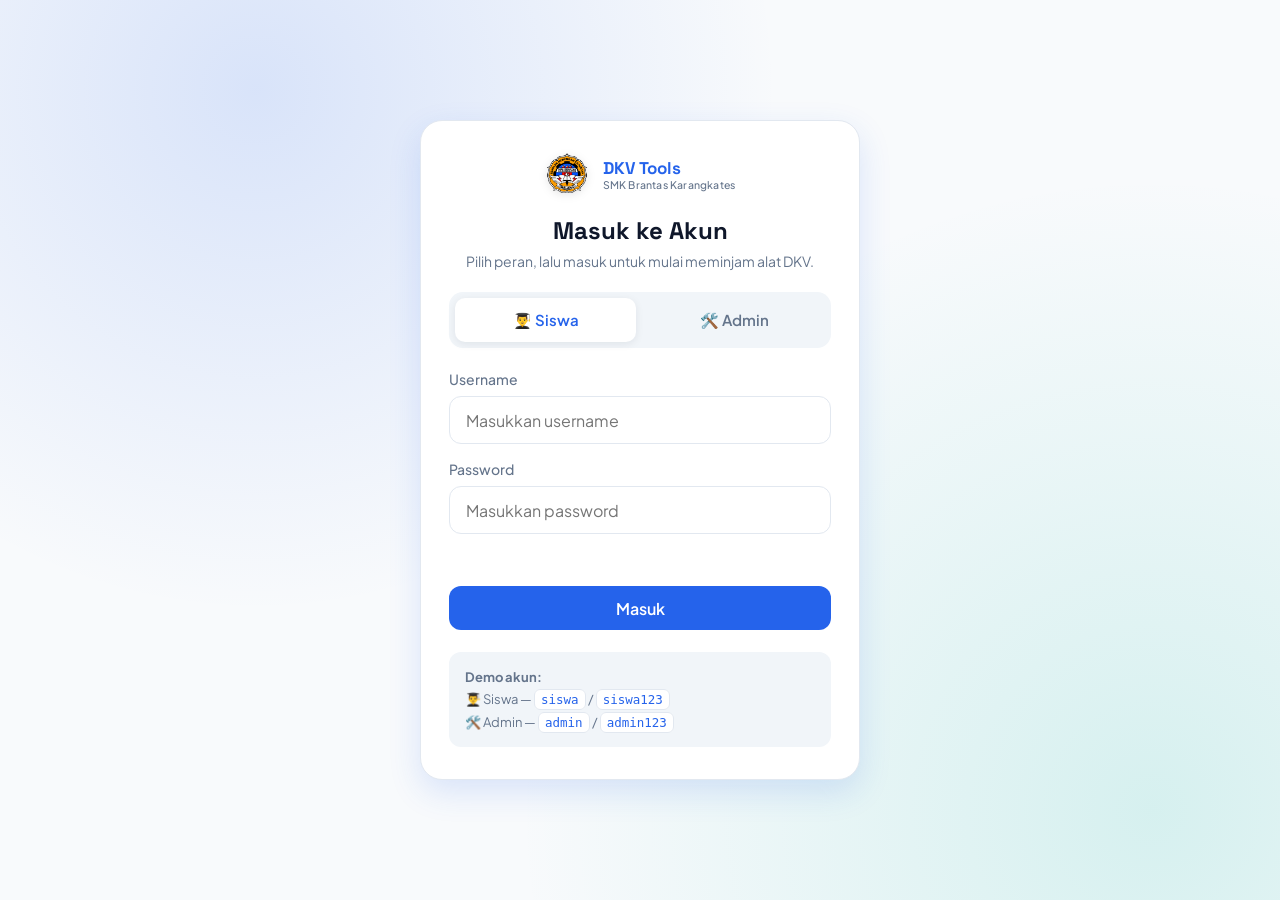
<file: index.html>
<!DOCTYPE html>
<html lang="id">
<head>
<meta charset="UTF-8">
<meta name="viewport" content="width=device-width, initial-scale=1.0">
<title>DKV Tools — Beranda</title>
<link rel="preconnect" href="https://fonts.googleapis.com">
<link rel="preconnect" href="https://fonts.gstatic.com" crossorigin>
<link href="https://fonts.googleapis.com/css2?family=Plus+Jakarta+Sans:wght@400;500;600;700&family=Space+Grotesk:wght@500;700&display=swap" rel="stylesheet">
<link rel="stylesheet" href="css/style.css">
<link rel="stylesheet" href="css/login.css">
</head>
<body>
<button class="menu-toggle" aria-label="Menu">☰</button>
<div class="overlay"></div>

<aside class="sidebar">
  <div class="logo">
    <img src="img/logo.png" alt="Logo SMK Brantas Karangkates" class="school-logo">
    <div class="logo-text">
      <span class="brand">DKV Tools</span>
      <span class="school">SMK Brantas Karangkates</span>
    </div>
  </div>
  <a href="index.html"          class="nav-link"><span class="ico">🏠</span> Beranda</a>
  <a href="tentang.html"        class="nav-link"><span class="ico">ℹ️</span> Tentang Kami</a>
  <a href="alat.html"           class="nav-link"><span class="ico">📷</span> Alat</a>
  <a href="booking.html"        class="nav-link"><span class="ico">📝</span> Booking</a>
  <a href="status-booking.html" class="nav-link"><span class="ico">📋</span> Status Booking</a>
  <a href="riwayat.html"        class="nav-link"><span class="ico">🗂️</span> Riwayat</a>
  <a href="admin.html"          class="nav-link"><span class="ico">🛠️</span> Admin</a>
</aside>

<main class="main">
  <section class="hero">
    <h1>Selamat Datang di <span class="gradient-text">DKV Tools</span></h1>
    <p>Pinjam kamera & tripod untuk kebutuhan produksi visualmu. Cek ketersediaan, ajukan booking, dan laporkan kerusakan alat langsung dari sini.</p>
    <button class="hero-btn" data-open-damage>⚠️ Laporkan Kerusakan</button>
  </section>

  <div class="stats-grid" id="stats"></div>

  <div class="card">
    <h2 style="margin-bottom:8px">Butuh alat cepat?</h2>
    <p style="color:var(--muted);margin-bottom:16px">Lihat daftar alat yang tersedia dan mulai booking dalam hitungan detik.</p>
    <a href="alat.html" class="btn btn-primary">📷 Lihat Alat Tersedia</a>
  </div>

      <!-- FOOTER -->
  <footer class="site-footer">
    <div class="site-footer-inner">
      
      <!-- Kolom 1: Brand -->
      <div class="foot-brand">
        <img src="img/logo.png" alt="Logo Sekolah">
        <div>SMK Brantas Karangkates</div>
      </div>
      
      <!-- Kolom 2: Info Kontak (Alamat, IG, No Telp) -->
      <div class="foot-info">
        <span>📍 Jl. Lolaras No. 14</span>
        <span>📸 @smkbrantaskarangkates</span>
        <span>☎ (0341) 123-456</span>
      </div>
      
      <!-- Kolom 3: Copyright -->
      <div class="foot-meta">
        <div>copyright@2026-kelompok 3</div>
        <div>Sistem Peminjaman Alat DKV</div>
      </div>

    </div>
  </footer>
</main>

<div class="modal-backdrop" id="damageModal">
  <div class="modal">
    <h2>⚠️ Laporan Kerusakan</h2>
    <p class="sub">Laporkan alat DKV yang rusak agar bisa segera diperbaiki.</p>
    <form id="damageForm" class="form-grid">
      <div class="field">
        <label>Nama Alat</label>
        <select name="alat" required>
          <option value="">— Pilih alat —</option>
          <option>Kamera Canon EOS R50</option>
          <option>Kamera Sony A7 III</option>
          <option>Kamera Fujifilm X-T30</option>
          <option>Kamera Nikon Z6</option>
          <option>Kamera Panasonic Lumix</option>
          <option>Kamera Canon 90D</option>
          <option>Kamera GoPro Hero 11</option>
          <option>Tripod Manfrotto</option>
          <option>Tripod Gitzo Carbon</option>
          <option>Tripod Benro Travel</option>
          <option>Tripod Vanguard VEO</option>
          <option>Tripod Joby GorillaPod</option>
        </select>
      </div>
      <div class="field">
        <label>Nama Pelapor</label>
        <input type="text" name="pelapor" placeholder="Nama kamu" required>
      </div>
      <div class="field">
        <label>Deskripsi Kerusakan</label>
        <textarea name="kerusakan" placeholder="Contoh: lensa tidak bisa fokus, tripod patah..." required></textarea>
      </div>
      <div class="modal-actions">
        <button type="button" class="btn btn-ghost" data-close>Batal</button>
        <button type="submit" class="btn btn-primary">Kirim Laporan</button>
      </div>
    </form>
  </div>
</div>


<script src="js/login.js"></script>
<script src="js/script.js"></script>
</body>
</html>
</file>
<file: css/style.css>
/* ============================================================
   DKV TOOLS — css/style.css
   Tema: biru + teal, bersih & sederhana
   ============================================================ */

:root {
  --primary: #2563EB;
  --primary-dark: #1E40AF;
  --accent: #0EA5E9;
  --teal: #14B8A6;
  --bg: #F8FAFC;
  --card: #FFFFFF;
  --card-2: #F1F5F9;
  --text: #0F172A;
  --muted: #64748B;
  --success: #10B981;
  --warning: #F59E0B;
  --danger: #EF4444;
  --border: #E2E8F0;
  --radius: 16px;
  --shadow: 0 4px 20px rgba(15, 23, 42, 0.06);
  --shadow-lg: 0 12px 32px rgba(37, 99, 235, 0.15);
}

* { margin: 0; padding: 0; box-sizing: border-box; }
html { -webkit-text-size-adjust: 100%; }

body {
  font-family: 'Plus Jakarta Sans', system-ui, sans-serif;
  font-size: 16px;
  background: var(--bg);
  color: var(--text);
  min-height: 100vh;
}

h1, h2, h3, .logo { font-family: 'Space Grotesk', system-ui, sans-serif; color: var(--text); }
a { color: inherit; text-decoration: none; }
button, input, select, textarea { font-family: inherit; font-size: 16px; }

/* ===== SIDEBAR ===== */
.sidebar {
  position: fixed;
  top: 0; left: 0; bottom: 0;
  width: 240px;
  background: var(--card);
  border-right: 1px solid var(--border);
  padding: 24px 16px;
  display: flex;
  flex-direction: column;
  gap: 8px;
  z-index: 100;
  transition: transform 0.3s ease;
}
.logo {
  display: flex;
  align-items: center;
  gap: 10px;
  padding: 8px 12px 20px;
  border-bottom: 1px solid var(--border);
  margin-bottom: 8px;
}
.school-logo {
  width: 42px; height: 42px;
  object-fit: contain; flex-shrink: 0;
  margin-right: 4px;
  filter: drop-shadow(0 2px 4px rgba(0,0,0,.1));
}
.logo-text {
  display: flex; flex-direction: column; line-height: 1.15;
}
.logo-text .brand {
  font-size: 17px; font-weight: 700;
  color: var(--primary);
  font-family: 'Space Grotesk', sans-serif;
}
.logo-text .school {
  font-size: 10.5px; font-weight: 500;
  color: var(--muted); letter-spacing: 0.2px;
}
.nav-link {
  display: flex; align-items: center; gap: 12px;
  padding: 14px 16px; border-radius: 12px;
  color: var(--muted); font-weight: 500; font-size: 16px;
  min-height: 44px; transition: all 0.2s;
  border: 1px solid transparent;
}
.nav-link:hover { background: var(--card-2); color: var(--text); }
.nav-link.active {
  background: linear-gradient(135deg, var(--primary), var(--accent));
  color: #fff; box-shadow: 0 6px 18px rgba(37, 99, 235, 0.3);
}
.nav-link .ico { font-size: 20px; width: 24px; text-align: center; }

/* ===== MAIN ===== */
.main {
  flex: 1; margin-left: 240px;
  padding: 28px 32px 0 32px; 
  max-width: 1400px; width: 100%;
  display: flex; flex-direction: column;
  min-height: 100vh; 
}
.page-head {
  display: flex; align-items: flex-start; justify-content: space-between;
  gap: 16px; margin-bottom: 24px; flex-wrap: wrap;
}
.page-head h1 { font-size: 28px; }
.page-head p { color: var(--muted); margin-top: 4px; font-size: 15px; }

/* ===== HERO ===== */
.hero {
  padding: 40px 32px; border-radius: 24px; margin-bottom: 28px;
  background: linear-gradient(135deg, var(--primary), var(--teal));
  color: #fff; position: relative; overflow: hidden;
}
.hero h1 { font-size: 32px; margin-bottom: 8px; line-height: 1.2; color: #fff; }
.hero p { color: rgba(255,255,255,.9); font-size: 16px; max-width: 560px; }
.hero .gradient-text { color: #FEF9C3; }
.hero-btn {
  display: inline-flex; align-items: center; gap: 8px;
  margin-top: 20px; min-height: 44px;
  padding: 12px 22px; border-radius: 12px;
  background: #fff; color: var(--primary);
  font-weight: 600; border: none; cursor: pointer;
  font-size: 16px; transition: transform 0.2s, box-shadow 0.2s;
}
.hero-btn:hover { transform: translateY(-2px); box-shadow: 0 8px 24px rgba(0,0,0,.2); }

/* ===== CARDS ===== */
.card {
  background: var(--card); border: 1px solid var(--border);
  border-radius: var(--radius); padding: 22px;
  box-shadow: var(--shadow);
  transition: transform 0.25s, box-shadow 0.25s;
}
.card:hover { transform: translateY(-3px); box-shadow: var(--shadow-lg); }

.stats-grid {
  display: grid;
  grid-template-columns: repeat(auto-fit, minmax(200px, 1fr));
  gap: 16px; margin-bottom: 28px;
}
.stat-card { position: relative; overflow: hidden; }
.stat-card .stat-ico {
  width: 48px; height: 48px; border-radius: 12px;
  display: grid; place-items: center; font-size: 22px; margin-bottom: 14px;
}
.stat-card .stat-label { color: var(--muted); font-size: 14px; }
.stat-card .stat-value { font-family: 'Space Grotesk'; font-size: 34px; font-weight: 700; margin-top: 4px; }
.c-total .stat-ico  { background: rgba(37,99,235,.1); color: var(--primary); }
.c-avail .stat-ico  { background: rgba(20,184,166,.12); color: var(--teal); }
.c-loan .stat-ico   { background: rgba(245,158,11,.12); color: var(--warning); }
.c-broken .stat-ico { background: rgba(239,68,68,.1); color: var(--danger); }

/* ===== CHIPS ===== */
.filters { display: flex; gap: 10px; flex-wrap: wrap; margin-bottom: 20px; }
.chip {
  min-height: 44px; padding: 10px 20px;
  border-radius: 999px; border: 1px solid var(--border);
  background: var(--card); color: var(--muted);
  cursor: pointer; font-weight: 500; transition: all 0.2s;
}
.chip:hover { border-color: var(--primary); color: var(--primary); }
.chip.active {
  background: var(--primary); color: #fff; border-color: var(--primary);
  box-shadow: 0 4px 14px rgba(37,99,235,.3);
}

/* ===== ALAT GRID & GAMBAR ===== */
.alat-grid {
  display: grid;
  grid-template-columns: repeat(auto-fill, minmax(240px, 1fr));
  gap: 16px;
}
.alat-card {
  background: var(--card); border: 1px solid var(--border);
  border-radius: var(--radius); overflow: hidden;
  display: flex; flex-direction: column;
  box-shadow: var(--shadow);
  transition: transform 0.25s, box-shadow 0.25s;
}
.alat-card:hover { transform: translateY(-4px); box-shadow: var(--shadow-lg); }
.alat-img-wrap {
  width: 100%; height: 180px; background: #F8FAFC;
  display: flex; align-items: center; justify-content: center;
  padding: 16px; overflow: hidden; position: relative;
  border-bottom: 1px solid var(--border);
}
.alat-img {
  width: 100%; height: 100%; object-fit: contain; display: block;
}
.alat-img-wrap.fallback {
  background: linear-gradient(135deg, rgba(37,99,235,.1), rgba(20,184,166,.12));
}
.alat-img-wrap.fallback::before {
  content: attr(data-ikon); font-size: 60px; filter: grayscale(.15);
}
.alat-body {
  padding: 16px; display: flex; flex-direction: column; gap: 10px; flex: 1;
}
.alat-card h3 { font-size: 17px; line-height: 1.3; }
.alat-meta { font-size: 13px; color: var(--muted); }
.alat-card .btn-row { margin-top: auto; }

/* ===== BADGES ===== */
.badge {
  display: inline-flex; align-items: center; gap: 6px;
  padding: 5px 12px; border-radius: 999px;
  font-size: 13px; font-weight: 600; width: fit-content;
}
.badge::before {
  content: ''; width: 7px; height: 7px;
  border-radius: 50%; background: currentColor;
}
.badge.tersedia { background: rgba(20,184,166,.12); color: #0D9488; }
.badge.dipinjam { background: rgba(245,158,11,.14); color: #D97706; }
.badge.rusak    { background: rgba(239,68,68,.12); color: #DC2626; }
.badge.pending  { background: rgba(100,116,139,.14); color: var(--muted); }
.badge.selesai  { background: rgba(37,99,235,.12); color: var(--primary); }

/* ===== BUTTONS ===== */
.btn {
  min-height: 44px; padding: 10px 20px;
  border-radius: 12px; border: none; cursor: pointer;
  font-weight: 600; font-size: 16px; transition: all 0.2s;
  display: inline-flex; align-items: center; justify-content: center; gap: 8px;
  text-align: center;
}
.btn-primary { background: var(--primary); color: #fff; }
.btn-primary:hover { background: var(--primary-dark); transform: translateY(-2px); box-shadow: 0 8px 20px rgba(37,99,235,.3); }
.btn-ghost { background: var(--card-2); color: var(--text); border: 1px solid var(--border); }
.btn-ghost:hover { border-color: var(--primary); color: var(--primary); }
.btn-danger { background: rgba(239,68,68,.08); color: #DC2626; border: 1px solid rgba(239,68,68,.3); }
.btn-danger:hover { background: rgba(239,68,68,.15); }
.btn-sm { min-height: 44px; padding: 8px 16px; font-size: 15px; }
.btn:disabled { opacity: 0.5; cursor: not-allowed; }

/* ===== TABLE ===== */
.table-wrap {
  background: var(--card); border: 1px solid var(--border);
  border-radius: var(--radius); overflow-x: auto;
  box-shadow: var(--shadow);
}
table { width: 100%; border-collapse: collapse; min-width: 600px; }
th, td { padding: 16px; text-align: left; font-size: 15px; }
th {
  color: var(--muted); font-weight: 600; font-size: 13px;
  text-transform: uppercase; letter-spacing: 0.5px;
  border-bottom: 1px solid var(--border);
  background: var(--card-2);
}
td { border-bottom: 1px solid var(--border); }
tr:last-child td { border-bottom: none; }
tr:hover td { background: rgba(37,99,235,.03); }

/* ===== FORM ===== */
.form-grid { display: grid; gap: 18px; }
.field label {
  display: block; margin-bottom: 8px;
  font-size: 14px; color: var(--muted); font-weight: 500;
}
.field input, .field select, .field textarea {
  width: 100%; min-height: 48px;
  padding: 12px 16px; border-radius: 12px;
  border: 1px solid var(--border);
  background: var(--card); color: var(--text); font-size: 16px;
  transition: border-color 0.2s, box-shadow 0.2s;
}
.field textarea { min-height: 80px; resize: vertical; }
.field input:focus, .field select:focus, .field textarea:focus {
  outline: none; border-color: var(--primary);
  box-shadow: 0 0 0 3px rgba(37,99,235,.15);
}

/* ===== MODAL ===== */
.modal-backdrop {
  position: fixed; inset: 0;
  background: rgba(15,23,42,.5); backdrop-filter: blur(4px);
  display: none; align-items: center; justify-content: center;
  padding: 20px; z-index: 500;
}
.modal-backdrop.open { display: flex; animation: fadeIn 0.25s; }
.modal {
  background: var(--card); border-radius: 20px; padding: 26px;
  width: 100%; max-width: 480px; max-height: 90vh; overflow-y: auto;
  box-shadow: 0 20px 60px rgba(15,23,42,.25);
  animation: slideUp 0.3s cubic-bezier(0.16,1,0.3,1);
}
.modal h2 { font-size: 22px; margin-bottom: 6px; }
.modal p.sub { color: var(--muted); font-size: 14px; margin-bottom: 20px; }
.modal-actions { display: flex; gap: 12px; margin-top: 22px; }
.modal-actions .btn { flex: 1; }

@keyframes fadeIn { from { opacity: 0; } to { opacity: 1; } }
@keyframes slideUp { from { transform: translateY(30px); opacity: 0; } to { transform: translateY(0); opacity: 1; } }

/* ===== TOAST ===== */
.toast {
  position: fixed; bottom: 24px; left: 50%;
  transform: translateX(-50%) translateY(120px);
  background: var(--primary); color: #fff;
  padding: 14px 24px; border-radius: 14px; font-weight: 600;
  box-shadow: 0 12px 40px rgba(37,99,235,.4);
  opacity: 0; transition: all 0.4s cubic-bezier(0.16,1,0.3,1);
  z-index: 1000; max-width: 90vw; font-size: 15px;
}
.toast.show { transform: translateX(-50%) translateY(0); opacity: 1; }

/* ===== EMPTY ===== */
.empty { text-align: center; padding: 60px 20px; color: var(--muted); }
.empty .ico { font-size: 48px; margin-bottom: 12px; display: block; }

/* ===== HAMBURGER ===== */
.menu-toggle {
  display: none; position: fixed; top: 16px; left: 16px;
  z-index: 200; width: 44px; height: 44px;
  border-radius: 12px; background: var(--card);
  border: 1px solid var(--border); color: var(--text);
  font-size: 20px; cursor: pointer; place-items: center;
  box-shadow: var(--shadow);
}
.overlay {
  display: none; position: fixed; inset: 0;
  background: rgba(15,23,42,.4); z-index: 90;
}

/* ============================================================
   FOOTER (UKURAN DIPERBESAR SEDIKIT)
   ============================================================ */
.site-footer {
  margin-top: auto; /* Mendorong footer ke paling bawah layar */
  padding-top: 48px; /* Jarak aman dari konten di atasnya */
  padding-bottom: 16px;
  color: var(--muted);
  font-size: 13px; /* Ukuran teks diperbesar */
}

.site-footer-inner {
  display: flex;
  justify-content: space-between;
  align-items: center;
  flex-wrap: wrap;
  gap: 12px; /* Jarak antar item sedikit dilebarkan */
  border-top: 1px solid var(--border);
  padding-top: 16px;
}

.site-footer .foot-brand {
  display: flex; align-items: center; gap: 8px;
  color: var(--text); font-weight: 600;
  font-family: 'Space Grotesk', sans-serif;
  font-size: 14.5px; /* Ukuran nama sekolah diperbesar */
}
.site-footer .foot-brand img {
  width: 26px; height: 26px; object-fit: contain; /* Logo diperbesar */
}
.site-footer .foot-brand > div > div:nth-child(2) { display: none; }

.site-footer .foot-info {
  display: flex; flex-direction: row; flex-wrap: wrap;
  gap: 16px; line-height: 1.4;
}
.site-footer .foot-info span {
  display: flex; align-items: center; gap: 6px;
}

.site-footer .foot-meta {
  text-align: right; line-height: 1.4;
  display: flex; gap: 12px;
  font-weight: 600;
}
.site-footer .foot-meta div:nth-child(2) { display: none; }

/* ===== BOOKING PAGE ===== */
.booking-hero {
  background: linear-gradient(135deg, var(--primary), var(--teal));
  color: #fff; border-radius: 20px;
  padding: 24px 28px; margin-bottom: 24px;
  display: flex; justify-content: space-between;
  align-items: center; gap: 20px; flex-wrap: wrap;
}
.booking-hero h1 { color: #fff; font-size: 26px; margin-bottom: 4px; }
.booking-hero p { color: rgba(255,255,255,.9); font-size: 15px; }
.booking-hero-steps { display: flex; gap: 10px; flex-wrap: wrap; }
.step-pill {
  display: flex; align-items: center; gap: 8px;
  background: rgba(255,255,255,.18);
  padding: 8px 14px; border-radius: 999px;
  font-weight: 600; font-size: 14px;
  border: 1px solid rgba(255,255,255,.25);
}
.step-pill span {
  width: 22px; height: 22px; border-radius: 50%;
  display: grid; place-items: center;
  background: #fff; color: var(--primary);
  font-size: 13px; font-weight: 700;
}
.booking-container {
  max-width: 1000px; margin: 0 auto; width: 100%;
}
.booking-layout-2col {
  display: grid; grid-template-columns: 1fr 320px;
  gap: 24px; align-items: start;
}
.booking-card {
  background: var(--card); border: 1px solid var(--border);
  border-radius: 20px; padding: 32px 28px;
  box-shadow: var(--shadow-lg);
}
.booking-card-head {
  margin-bottom: 22px; padding-bottom: 18px;
  border-bottom: 1px solid var(--border);
}
.booking-card-head h2 { font-size: 22px; margin-bottom: 4px; }
.booking-card-head p { color: var(--muted); font-size: 14px; }
.form-row {
  display: grid; grid-template-columns: 1fr 1fr; gap: 16px;
}
.booking-actions { display: flex; gap: 12px; margin-top: 6px; }
.booking-actions .btn { flex: 1; }
.booking-side {
  display: flex; flex-direction: column; gap: 16px;
  position: sticky; top: 24px;
}
.side-card {
  background: var(--card); border: 1px solid var(--border);
  border-radius: 16px; padding: 20px;
  box-shadow: var(--shadow);
}
.side-card h3 {
  font-size: 15px; margin-bottom: 14px;
  padding-bottom: 12px; border-bottom: 1px solid var(--border);
}
.summary-row {
  display: flex; justify-content: space-between; align-items: flex-start;
  font-size: 14px; padding: 10px 0;
  border-bottom: 1px dashed var(--border);
}
.summary-row:last-child { border-bottom: none; padding-bottom: 0; }
.summary-row span { color: var(--muted); flex-shrink: 0; }
.summary-row b {
  font-weight: 600; text-align: right;
  max-width: 65%; word-break: break-word;
}
.tips { list-style: none; }
.tips li {
  font-size: 14px; padding: 6px 0 6px 20px;
  position: relative; color: var(--text);
}
.tips li::before {
  content: '✓'; position: absolute; left: 0; top: 6px;
  color: var(--teal); font-weight: 700;
}
.hours { list-style: none; }
.hours li {
  display: flex; justify-content: space-between;
  font-size: 14px; padding: 7px 0;
  border-bottom: 1px dashed var(--border);
}
.hours li:last-child { border-bottom: none; }
.hours li span { color: var(--muted); }
.hours-note {
  margin-top: 12px; padding-top: 12px;
  border-top: 1px solid var(--border);
  font-size: 13px; color: var(--muted);
}

/* ============================================================
   ABOUT US / TEAM (3 KOLOM)
   ============================================================ */
.team-grid {
  display: grid;
  grid-template-columns: repeat(3, 1fr); 
  gap: 20px; 
  margin-bottom: 40px;
}
.team-card {
  background: var(--card); border: 1px solid var(--border);
  border-radius: var(--radius); padding: 24px 20px;
  text-align: center; box-shadow: var(--shadow);
  transition: transform 0.25s, box-shadow 0.25s;
}
.team-card:hover {
  transform: translateY(-5px); box-shadow: var(--shadow-lg);
  border-color: var(--primary);
}

.team-avatar {
  width: 100px; height: 100px; margin: 0 auto 16px;
  background: var(--card-2); border-radius: 50%;
  border: 3px solid var(--border); overflow: hidden;
  display: flex; align-items: center; justify-content: center;
}
.team-avatar img {
  width: 100%; height: 100%; object-fit: cover;
}

.team-card h3 { font-size: 16px; margin-bottom: 6px; color: var(--text); }
.team-card p { font-size: 13px; color: var(--muted); }

/* ============================================================
   MOBILE RESPONSIVE (≤ 900px)
   ============================================================ */
@media (max-width: 900px) {
  .menu-toggle { display: grid; }
  .sidebar { transform: translateX(-100%); width: 260px; padding-top: 76px; }
  .sidebar.open { transform: translateX(0); }
  .overlay.show { display: block; }
  
  .main { margin-left: 0; padding: 76px 16px 0 16px; }
  .page-head h1 { font-size: 24px; }
  
  .hero { padding: 28px 20px; }
  .hero h1 { font-size: 26px; }
  
  .stats-grid { grid-template-columns: 1fr; }
  .stat-card .stat-value { font-size: 28px; }
  .alat-grid { grid-template-columns: 1fr; }
  
  .table-wrap { background: transparent; border: none; box-shadow: none; overflow: visible; }
  table, thead, tbody, th, td, tr { display: block; min-width: 0; }
  thead { display: none; }
  tr {
    background: var(--card); border: 1px solid var(--border);
    border-radius: var(--radius); padding: 16px;
    margin-bottom: 12px; box-shadow: var(--shadow);
  }
  td {
    padding: 6px 0; border: none;
    display: flex; justify-content: space-between; gap: 12px;
    font-size: 15px;
  }
  td::before {
    content: attr(data-label);
    color: var(--muted); font-size: 13px; font-weight: 600;
    text-transform: uppercase; letter-spacing: 0.3px;
  }
  td[data-label="Aksi"] { justify-content: flex-end; padding-top: 12px; gap: 8px; }
  td[data-label="Aksi"]::before { display: none; }
  
  .modal { padding: 22px 18px; border-radius: 16px; }
  
  .booking-layout-2col { grid-template-columns: 1fr; gap: 16px; }
  .booking-side { position: static; flex-direction: column; }
  .booking-card { padding: 24px 20px; border-radius: 16px; }
  .booking-hero { padding: 20px; }
  .booking-hero h1 { font-size: 22px; }
  .form-row { grid-template-columns: 1fr; }
  .booking-actions { flex-direction: column-reverse; }
  .booking-actions .btn { width: 100%; }

  .team-grid { grid-template-columns: repeat(2, 1fr); }
}

@media (max-width: 600px) {
  .team-grid { grid-template-columns: 1fr; } 
}

@media (max-width: 768px) {
  .site-footer-inner {
    flex-direction: column;
    align-items: flex-start;
    gap: 10px;
  }
  .site-footer .foot-info {
    border-left: none; padding-left: 0;
    flex-direction: column; gap: 6px;
  }
  .site-footer .foot-meta {
    text-align: left; width: 100%;
  }
}
</file>
<file: css/login.css>
/* ============================================================
   DKV TOOLS — css/login.css
   Halaman login + sidebar user
   ============================================================ */

.auth-body {
  min-height: 100vh;
  display: grid; place-items: center;
  padding: 20px;
  background:
    radial-gradient(circle at 20% 10%, rgba(37,99,235,.15), transparent 40%),
    radial-gradient(circle at 90% 90%, rgba(20,184,166,.15), transparent 45%),
    var(--bg);
}
.auth-wrap { width: 100%; max-width: 440px; }
.auth-card {
  background: var(--card);
  border: 1px solid var(--border);
  border-radius: 22px; padding: 32px 28px;
  box-shadow: var(--shadow-lg);
}
.auth-logo {
  display: flex; align-items: center; justify-content: center;
  gap: 10px; margin-bottom: 18px;
}
.auth-title { font-size: 24px; text-align: center; margin-bottom: 6px; }
.auth-sub { color: var(--muted); font-size: 14px; text-align: center; margin-bottom: 22px; }

.auth-tabs {
  display: grid; grid-template-columns: 1fr 1fr;
  gap: 8px; background: var(--card-2);
  padding: 6px; border-radius: 14px; margin-bottom: 22px;
}
.auth-tab {
  min-height: 44px; border: none; background: transparent;
  border-radius: 10px; font-family: inherit;
  font-size: 15px; font-weight: 600; color: var(--muted);
  cursor: pointer; transition: all 0.2s;
}
.auth-tab:hover { color: var(--text); }
.auth-tab.active {
  background: var(--card); color: var(--primary);
  box-shadow: 0 2px 8px rgba(15,23,42,.08);
}

.auth-form { display: grid; gap: 16px; }
.auth-form .field label {
  display: block; margin-bottom: 8px;
  font-size: 14px; color: var(--muted); font-weight: 500;
}
.auth-form .field input {
  width: 100%; min-height: 48px; padding: 12px 16px;
  border-radius: 12px; border: 1px solid var(--border);
  background: var(--card); color: var(--text); font-size: 16px;
  transition: border-color 0.2s, box-shadow 0.2s;
}
.auth-form .field input:focus {
  outline: none; border-color: var(--primary);
  box-shadow: 0 0 0 3px rgba(37,99,235,.15);
}
.auth-error { color: #DC2626; font-size: 14px; min-height: 20px; margin-top: -4px; }
.auth-submit { width: 100%; margin-top: 4px; }
.auth-hint {
  margin-top: 22px; padding: 14px 16px;
  background: var(--card-2); border-radius: 12px;
  font-size: 13px; color: var(--muted); line-height: 1.7;
}
.auth-hint code {
  background: var(--card); padding: 2px 6px;
  border-radius: 6px; font-size: 12.5px;
  color: var(--primary); border: 1px solid var(--border);
}

@media (max-width: 480px) {
  .auth-card { padding: 26px 20px; border-radius: 18px; }
  .auth-title { font-size: 21px; }
}

/* User block di sidebar (inject JS) */
.sidebar-user {
  margin-top: auto;
  display: flex; align-items: center; gap: 10px;
  padding: 12px; border-top: 1px solid var(--border);
  font-size: 13px; color: var(--muted);
}
.sidebar-user .avatar {
  width: 34px; height: 34px; border-radius: 50%;
  display: grid; place-items: center;
  background: linear-gradient(135deg, var(--primary), var(--teal));
  color: #fff; font-size: 15px; flex-shrink: 0;
}
.sidebar-user .who { flex: 1; min-width: 0; }
.sidebar-user .who b {
  display: block; font-size: 13px; color: var(--text);
  overflow: hidden; text-overflow: ellipsis; white-space: nowrap;
}
.sidebar-user .who span {
  font-size: 11.5px; color: var(--muted); text-transform: capitalize;
}
.logout-btn {
  width: 36px; height: 36px; border-radius: 10px;
  border: 1px solid var(--border);
  background: var(--card-2); color: var(--danger);
  font-size: 15px; cursor: pointer;
  display: grid; place-items: center;
  transition: all 0.2s; flex-shrink: 0;
}
.logout-btn:hover {
  background: rgba(239,68,68,.1);
  border-color: rgba(239,68,68,.4);
}
</file>
